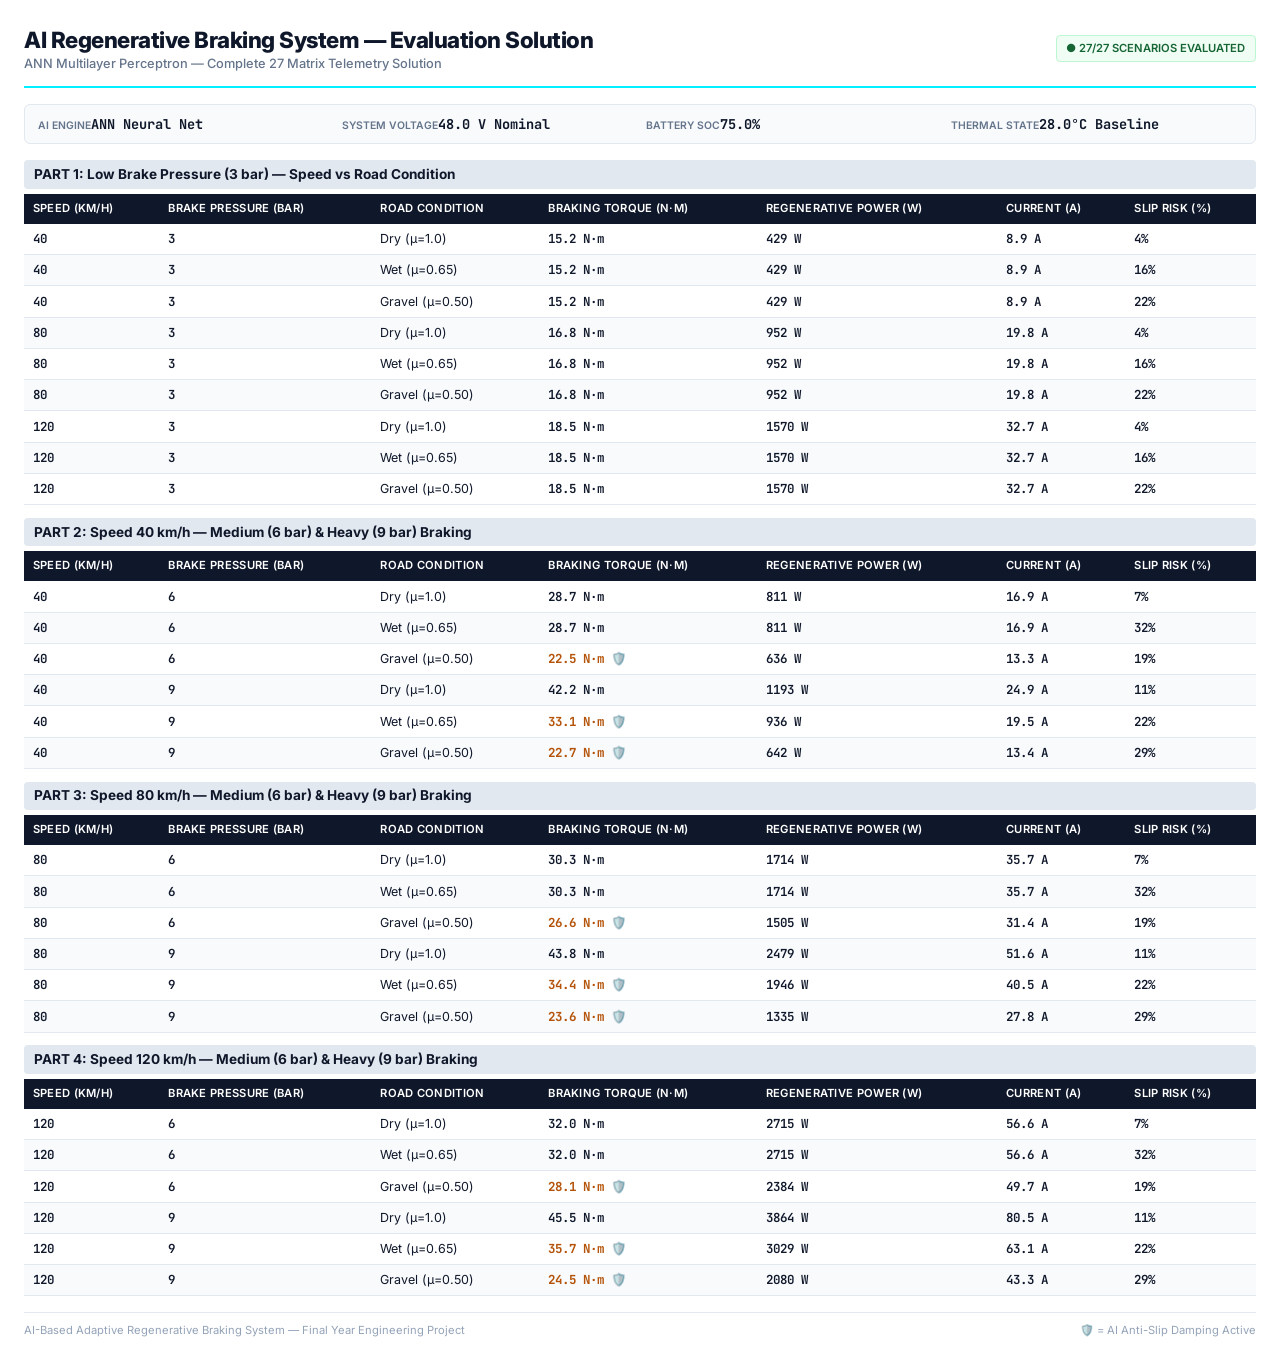
<file: AI_Model_Complete_Solution.html>
<!DOCTYPE html>
<html lang="en">
<head>
    <meta charset="UTF-8">
    <meta name="viewport" content="width=device-width, initial-scale=1.0">
    <title>AI Regenerative Braking System — Complete 27-Scenario Solution</title>
    <style>
        @import url('https://fonts.googleapis.com/css2?family=Inter:wght@400;500;600;700;800&family=JetBrains+Mono:wght@400;600&display=swap');
        
        @page {
            size: A4 portrait;
            margin: 10mm;
        }

        * {
            box-sizing: border-box;
            margin: 0;
            padding: 0;
        }

        body {
            font-family: 'Inter', -apple-system, sans-serif;
            background: #ffffff;
            color: #0f172a;
            padding: 1.5rem;
            line-height: 1.4;
            font-size: 11px;
        }

        .header {
            display: flex;
            justify-content: space-between;
            align-items: center;
            border-bottom: 2px solid #00f0ff;
            padding-bottom: 0.8rem;
            margin-bottom: 1rem;
        }

        .header-title h1 {
            font-size: 1.4rem;
            font-weight: 800;
            color: #0f172a;
            letter-spacing: -0.5px;
        }

        .header-title p {
            font-size: 0.8rem;
            color: #64748b;
            font-weight: 500;
        }

        .badge-system {
            background: #f0fdf4;
            border: 1px solid #bbf7d0;
            color: #166534;
            padding: 0.3rem 0.6rem;
            border-radius: 4px;
            font-size: 0.7rem;
            font-weight: 600;
        }

        .meta-grid {
            display: grid;
            grid-template-columns: repeat(4, 1fr);
            gap: 0.8rem;
            margin-bottom: 1rem;
            background: #f8fafc;
            padding: 0.6rem 0.8rem;
            border-radius: 6px;
            border: 1px solid #e2e8f0;
        }

        .meta-label {
            font-size: 0.65rem;
            color: #64748b;
            text-transform: uppercase;
            font-weight: 600;
        }

        .meta-value {
            font-size: 0.85rem;
            font-weight: 700;
            color: #0f172a;
            font-family: 'JetBrains Mono', monospace;
        }

        .table-section-header {
            font-size: 0.85rem;
            font-weight: 700;
            color: #0f172a;
            background: #e2e8f0;
            padding: 0.3rem 0.6rem;
            margin-top: 0.8rem;
            margin-bottom: 0.3rem;
            border-radius: 4px;
        }

        table {
            width: 100%;
            border-collapse: collapse;
            margin-bottom: 0.8rem;
        }

        th {
            background: #0f172a;
            color: #ffffff;
            font-weight: 600;
            text-align: left;
            padding: 0.45rem 0.55rem;
            font-size: 0.7rem;
            text-transform: uppercase;
            letter-spacing: 0.3px;
        }

        td {
            padding: 0.4rem 0.55rem;
            border-bottom: 1px solid #e2e8f0;
            font-size: 0.78rem;
        }

        tr:nth-child(even) {
            background: #f8fafc;
        }

        .mono {
            font-family: 'JetBrains Mono', monospace;
            font-weight: 600;
        }

        .damped {
            color: #b45309;
            font-weight: 700;
        }

        .footer {
            margin-top: 1rem;
            padding-top: 0.6rem;
            border-top: 1px solid #e2e8f0;
            display: flex;
            justify-content: space-between;
            font-size: 0.7rem;
            color: #94a3b8;
        }
    </style>
</head>
<body>

    <div class="header">
        <div class="header-title">
            <h1>AI Regenerative Braking System — Evaluation Solution</h1>
            <p>ANN Multilayer Perceptron — Complete 27 Matrix Telemetry Solution</p>
        </div>
        <div class="badge-system">
            ● 27/27 SCENARIOS EVALUATED
        </div>
    </div>

    <div class="meta-grid">
        <div class="meta-item"><span class="meta-label">AI Engine</span><span class="meta-value">ANN Neural Net</span></div>
        <div class="meta-item"><span class="meta-label">System Voltage</span><span class="meta-value">48.0 V Nominal</span></div>
        <div class="meta-item"><span class="meta-label">Battery SOC</span><span class="meta-value">75.0%</span></div>
        <div class="meta-item"><span class="meta-label">Thermal State</span><span class="meta-value">28.0°C Baseline</span></div>
    </div>

    <!-- ── TABLE BLOCK 1: 3 BAR PRESSURES ── -->
    <div class="table-section-header">PART 1: Low Brake Pressure (3 bar) — Speed vs Road Condition</div>
    <table>
        <thead>
            <tr>
                <th>Speed (km/h)</th>
                <th>Brake Pressure (bar)</th>
                <th>Road Condition</th>
                <th>Braking Torque (N·m)</th>
                <th>Regenerative Power (W)</th>
                <th>Current (A)</th>
                <th>Slip Risk (%)</th>
            </tr>
        </thead>
        <tbody>
            <tr><td class="mono">40</td><td class="mono">3</td><td>Dry (&mu;=1.0)</td><td class="mono">15.2 N·m</td><td class="mono">429 W</td><td class="mono">8.9 A</td><td class="mono">4%</td></tr>
            <tr><td class="mono">40</td><td class="mono">3</td><td>Wet (&mu;=0.65)</td><td class="mono">15.2 N·m</td><td class="mono">429 W</td><td class="mono">8.9 A</td><td class="mono">16%</td></tr>
            <tr><td class="mono">40</td><td class="mono">3</td><td>Gravel (&mu;=0.50)</td><td class="mono">15.2 N·m</td><td class="mono">429 W</td><td class="mono">8.9 A</td><td class="mono">22%</td></tr>
            <tr><td class="mono">80</td><td class="mono">3</td><td>Dry (&mu;=1.0)</td><td class="mono">16.8 N·m</td><td class="mono">952 W</td><td class="mono">19.8 A</td><td class="mono">4%</td></tr>
            <tr><td class="mono">80</td><td class="mono">3</td><td>Wet (&mu;=0.65)</td><td class="mono">16.8 N·m</td><td class="mono">952 W</td><td class="mono">19.8 A</td><td class="mono">16%</td></tr>
            <tr><td class="mono">80</td><td class="mono">3</td><td>Gravel (&mu;=0.50)</td><td class="mono">16.8 N·m</td><td class="mono">952 W</td><td class="mono">19.8 A</td><td class="mono">22%</td></tr>
            <tr><td class="mono">120</td><td class="mono">3</td><td>Dry (&mu;=1.0)</td><td class="mono">18.5 N·m</td><td class="mono">1570 W</td><td class="mono">32.7 A</td><td class="mono">4%</td></tr>
            <tr><td class="mono">120</td><td class="mono">3</td><td>Wet (&mu;=0.65)</td><td class="mono">18.5 N·m</td><td class="mono">1570 W</td><td class="mono">32.7 A</td><td class="mono">16%</td></tr>
            <tr><td class="mono">120</td><td class="mono">3</td><td>Gravel (&mu;=0.50)</td><td class="mono">18.5 N·m</td><td class="mono">1570 W</td><td class="mono">32.7 A</td><td class="mono">22%</td></tr>
        </tbody>
    </table>

    <!-- ── TABLE BLOCK 2: SPEED 40 KM/H ── -->
    <div class="table-section-header">PART 2: Speed 40 km/h — Medium (6 bar) & Heavy (9 bar) Braking</div>
    <table>
        <thead>
            <tr>
                <th>Speed (km/h)</th>
                <th>Brake Pressure (bar)</th>
                <th>Road Condition</th>
                <th>Braking Torque (N·m)</th>
                <th>Regenerative Power (W)</th>
                <th>Current (A)</th>
                <th>Slip Risk (%)</th>
            </tr>
        </thead>
        <tbody>
            <tr><td class="mono">40</td><td class="mono">6</td><td>Dry (&mu;=1.0)</td><td class="mono">28.7 N·m</td><td class="mono">811 W</td><td class="mono">16.9 A</td><td class="mono">7%</td></tr>
            <tr><td class="mono">40</td><td class="mono">6</td><td>Wet (&mu;=0.65)</td><td class="mono">28.7 N·m</td><td class="mono">811 W</td><td class="mono">16.9 A</td><td class="mono">32%</td></tr>
            <tr><td class="mono">40</td><td class="mono">6</td><td>Gravel (&mu;=0.50)</td><td class="mono damped">22.5 N·m 🛡️</td><td class="mono">636 W</td><td class="mono">13.3 A</td><td class="mono">19%</td></tr>
            <tr><td class="mono">40</td><td class="mono">9</td><td>Dry (&mu;=1.0)</td><td class="mono">42.2 N·m</td><td class="mono">1193 W</td><td class="mono">24.9 A</td><td class="mono">11%</td></tr>
            <tr><td class="mono">40</td><td class="mono">9</td><td>Wet (&mu;=0.65)</td><td class="mono damped">33.1 N·m 🛡️</td><td class="mono">936 W</td><td class="mono">19.5 A</td><td class="mono">22%</td></tr>
            <tr><td class="mono">40</td><td class="mono">9</td><td>Gravel (&mu;=0.50)</td><td class="mono damped">22.7 N·m 🛡️</td><td class="mono">642 W</td><td class="mono">13.4 A</td><td class="mono">29%</td></tr>
        </tbody>
    </table>

    <!-- ── TABLE BLOCK 3: SPEED 80 KM/H ── -->
    <div class="table-section-header">PART 3: Speed 80 km/h — Medium (6 bar) & Heavy (9 bar) Braking</div>
    <table>
        <thead>
            <tr>
                <th>Speed (km/h)</th>
                <th>Brake Pressure (bar)</th>
                <th>Road Condition</th>
                <th>Braking Torque (N·m)</th>
                <th>Regenerative Power (W)</th>
                <th>Current (A)</th>
                <th>Slip Risk (%)</th>
            </tr>
        </thead>
        <tbody>
            <tr><td class="mono">80</td><td class="mono">6</td><td>Dry (&mu;=1.0)</td><td class="mono">30.3 N·m</td><td class="mono">1714 W</td><td class="mono">35.7 A</td><td class="mono">7%</td></tr>
            <tr><td class="mono">80</td><td class="mono">6</td><td>Wet (&mu;=0.65)</td><td class="mono">30.3 N·m</td><td class="mono">1714 W</td><td class="mono">35.7 A</td><td class="mono">32%</td></tr>
            <tr><td class="mono">80</td><td class="mono">6</td><td>Gravel (&mu;=0.50)</td><td class="mono damped">26.6 N·m 🛡️</td><td class="mono">1505 W</td><td class="mono">31.4 A</td><td class="mono">19%</td></tr>
            <tr><td class="mono">80</td><td class="mono">9</td><td>Dry (&mu;=1.0)</td><td class="mono">43.8 N·m</td><td class="mono">2479 W</td><td class="mono">51.6 A</td><td class="mono">11%</td></tr>
            <tr><td class="mono">80</td><td class="mono">9</td><td>Wet (&mu;=0.65)</td><td class="mono damped">34.4 N·m 🛡️</td><td class="mono">1946 W</td><td class="mono">40.5 A</td><td class="mono">22%</td></tr>
            <tr><td class="mono">80</td><td class="mono">9</td><td>Gravel (&mu;=0.50)</td><td class="mono damped">23.6 N·m 🛡️</td><td class="mono">1335 W</td><td class="mono">27.8 A</td><td class="mono">29%</td></tr>
        </tbody>
    </table>

    <!-- ── TABLE BLOCK 4: SPEED 120 KM/H ── -->
    <div class="table-section-header">PART 4: Speed 120 km/h — Medium (6 bar) & Heavy (9 bar) Braking</div>
    <table>
        <thead>
            <tr>
                <th>Speed (km/h)</th>
                <th>Brake Pressure (bar)</th>
                <th>Road Condition</th>
                <th>Braking Torque (N·m)</th>
                <th>Regenerative Power (W)</th>
                <th>Current (A)</th>
                <th>Slip Risk (%)</th>
            </tr>
        </thead>
        <tbody>
            <tr><td class="mono">120</td><td class="mono">6</td><td>Dry (&mu;=1.0)</td><td class="mono">32.0 N·m</td><td class="mono">2715 W</td><td class="mono">56.6 A</td><td class="mono">7%</td></tr>
            <tr><td class="mono">120</td><td class="mono">6</td><td>Wet (&mu;=0.65)</td><td class="mono">32.0 N·m</td><td class="mono">2715 W</td><td class="mono">56.6 A</td><td class="mono">32%</td></tr>
            <tr><td class="mono">120</td><td class="mono">6</td><td>Gravel (&mu;=0.50)</td><td class="mono damped">28.1 N·m 🛡️</td><td class="mono">2384 W</td><td class="mono">49.7 A</td><td class="mono">19%</td></tr>
            <tr><td class="mono">120</td><td class="mono">9</td><td>Dry (&mu;=1.0)</td><td class="mono">45.5 N·m</td><td class="mono">3864 W</td><td class="mono">80.5 A</td><td class="mono">11%</td></tr>
            <tr><td class="mono">120</td><td class="mono">9</td><td>Wet (&mu;=0.65)</td><td class="mono damped">35.7 N·m 🛡️</td><td class="mono">3029 W</td><td class="mono">63.1 A</td><td class="mono">22%</td></tr>
            <tr><td class="mono">120</td><td class="mono">9</td><td>Gravel (&mu;=0.50)</td><td class="mono damped">24.5 N·m 🛡️</td><td class="mono">2080 W</td><td class="mono">43.3 A</td><td class="mono">29%</td></tr>
        </tbody>
    </table>

    <div class="footer">
        <span>AI-Based Adaptive Regenerative Braking System — Final Year Engineering Project</span>
        <span>🛡️ = AI Anti-Slip Damping Active</span>
    </div>

</body>
</html>
</file>
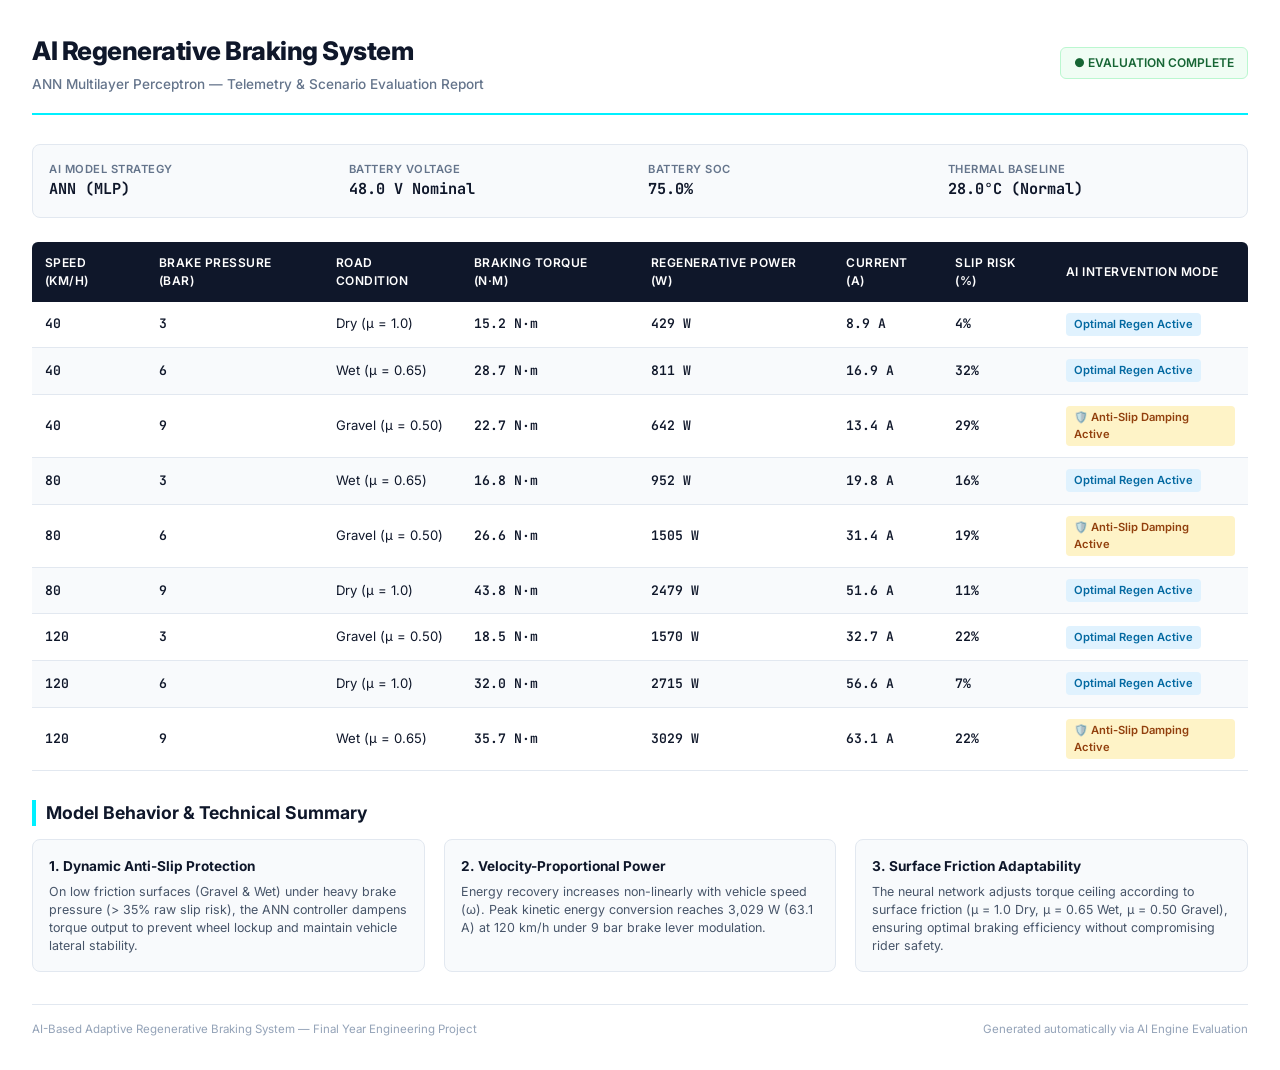
<file: AI_Model_Evaluation_Report.html>
<!DOCTYPE html>
<html lang="en">
<head>
    <meta charset="UTF-8">
    <meta name="viewport" content="width=device-width, initial-scale=1.0">
    <title>AI Regenerative Braking System — Evaluation Report</title>
    <style>
        @import url('https://fonts.googleapis.com/css2?family=Inter:wght@300;400;500;600;700;800&family=JetBrains+Mono:wght@400;600&display=swap');
        
        @page {
            size: A4 landscape;
            margin: 15mm;
        }

        * {
            box-sizing: border-box;
            margin: 0;
            padding: 0;
        }

        body {
            font-family: 'Inter', -apple-system, sans-serif;
            background: #ffffff;
            color: #0f172a;
            padding: 2rem;
            line-height: 1.5;
        }

        .header {
            display: flex;
            justify-content: space-between;
            align-items: center;
            border-bottom: 2px solid #00f0ff;
            padding-bottom: 1.2rem;
            margin-bottom: 1.8rem;
        }

        .header-title h1 {
            font-size: 1.6rem;
            font-weight: 800;
            color: #0f172a;
            letter-spacing: -0.5px;
        }

        .header-title p {
            font-size: 0.85rem;
            color: #64748b;
            font-weight: 500;
            margin-top: 0.2rem;
        }

        .badge-system {
            background: #f0fdf4;
            border: 1px solid #bbf7d0;
            color: #166534;
            padding: 0.4rem 0.8rem;
            border-radius: 6px;
            font-size: 0.75rem;
            font-weight: 600;
        }

        .meta-grid {
            display: grid;
            grid-template-columns: repeat(4, 1fr);
            gap: 1rem;
            margin-bottom: 1.5rem;
            background: #f8fafc;
            padding: 1rem;
            border-radius: 8px;
            border: 1px solid #e2e8f0;
        }

        .meta-item {
            display: flex;
            flex-direction: column;
        }

        .meta-label {
            font-size: 0.7rem;
            color: #64748b;
            text-transform: uppercase;
            letter-spacing: 0.5px;
            font-weight: 600;
        }

        .meta-value {
            font-size: 0.95rem;
            font-weight: 700;
            color: #0f172a;
            font-family: 'JetBrains Mono', monospace;
        }

        table {
            width: 100%;
            border-collapse: collapse;
            margin-bottom: 1.8rem;
            font-size: 0.82rem;
        }

        th {
            background: #0f172a;
            color: #ffffff;
            font-weight: 600;
            text-align: left;
            padding: 0.75rem 0.8rem;
            font-size: 0.75rem;
            text-transform: uppercase;
            letter-spacing: 0.5px;
        }

        th:first-child { border-top-left-radius: 6px; }
        th:last-child { border-top-right-radius: 6px; }

        td {
            padding: 0.7rem 0.8rem;
            border-bottom: 1px solid #e2e8f0;
        }

        tr:nth-child(even) {
            background: #f8fafc;
        }

        .mono {
            font-family: 'JetBrains Mono', monospace;
            font-weight: 600;
        }

        .badge {
            display: inline-block;
            padding: 0.2rem 0.5rem;
            border-radius: 4px;
            font-size: 0.7rem;
            font-weight: 600;
        }

        .badge-optimal {
            background: #e0f2fe;
            color: #0369a1;
        }

        .badge-damped {
            background: #fef3c7;
            color: #92400e;
        }

        .section-title {
            font-size: 1.1rem;
            font-weight: 700;
            color: #0f172a;
            margin-bottom: 0.8rem;
            border-left: 4px solid #00f0ff;
            padding-left: 0.6rem;
        }

        .analysis-grid {
            display: grid;
            grid-template-columns: repeat(3, 1fr);
            gap: 1.2rem;
        }

        .analysis-card {
            background: #f8fafc;
            border: 1px solid #e2e8f0;
            border-radius: 8px;
            padding: 1rem;
        }

        .analysis-card h4 {
            font-size: 0.85rem;
            font-weight: 700;
            color: #0f172a;
            margin-bottom: 0.4rem;
        }

        .analysis-card p {
            font-size: 0.78rem;
            color: #475569;
            line-height: 1.45;
        }

        .footer {
            margin-top: 2rem;
            padding-top: 1rem;
            border-top: 1px solid #e2e8f0;
            display: flex;
            justify-content: space-between;
            font-size: 0.72rem;
            color: #94a3b8;
        }
    </style>
</head>
<body>

    <div class="header">
        <div class="header-title">
            <h1>AI Regenerative Braking System</h1>
            <p>ANN Multilayer Perceptron — Telemetry & Scenario Evaluation Report</p>
        </div>
        <div class="badge-system">
            ● EVALUATION COMPLETE
        </div>
    </div>

    <div class="meta-grid">
        <div class="meta-item">
            <span class="meta-label">AI Model Strategy</span>
            <span class="meta-value">ANN (MLP)</span>
        </div>
        <div class="meta-item">
            <span class="meta-label">Battery Voltage</span>
            <span class="meta-value">48.0 V Nominal</span>
        </div>
        <div class="meta-item">
            <span class="meta-label">Battery SOC</span>
            <span class="meta-value">75.0%</span>
        </div>
        <div class="meta-item">
            <span class="meta-label">Thermal Baseline</span>
            <span class="meta-value">28.0°C (Normal)</span>
        </div>
    </div>

    <table>
        <thead>
            <tr>
                <th>Speed (km/h)</th>
                <th>Brake Pressure (bar)</th>
                <th>Road Condition</th>
                <th>Braking Torque (N·m)</th>
                <th>Regenerative Power (W)</th>
                <th>Current (A)</th>
                <th>Slip Risk (%)</th>
                <th>AI Intervention Mode</th>
            </tr>
        </thead>
        <tbody>
            <tr>
                <td class="mono">40</td>
                <td class="mono">3</td>
                <td>Dry (&mu; = 1.0)</td>
                <td class="mono">15.2 N·m</td>
                <td class="mono">429 W</td>
                <td class="mono">8.9 A</td>
                <td class="mono">4%</td>
                <td><span class="badge badge-optimal">Optimal Regen Active</span></td>
            </tr>
            <tr>
                <td class="mono">40</td>
                <td class="mono">6</td>
                <td>Wet (&mu; = 0.65)</td>
                <td class="mono">28.7 N·m</td>
                <td class="mono">811 W</td>
                <td class="mono">16.9 A</td>
                <td class="mono">32%</td>
                <td><span class="badge badge-optimal">Optimal Regen Active</span></td>
            </tr>
            <tr>
                <td class="mono">40</td>
                <td class="mono">9</td>
                <td>Gravel (&mu; = 0.50)</td>
                <td class="mono">22.7 N·m</td>
                <td class="mono">642 W</td>
                <td class="mono">13.4 A</td>
                <td class="mono">29%</td>
                <td><span class="badge badge-damped">🛡️ Anti-Slip Damping Active</span></td>
            </tr>
            <tr>
                <td class="mono">80</td>
                <td class="mono">3</td>
                <td>Wet (&mu; = 0.65)</td>
                <td class="mono">16.8 N·m</td>
                <td class="mono">952 W</td>
                <td class="mono">19.8 A</td>
                <td class="mono">16%</td>
                <td><span class="badge badge-optimal">Optimal Regen Active</span></td>
            </tr>
            <tr>
                <td class="mono">80</td>
                <td class="mono">6</td>
                <td>Gravel (&mu; = 0.50)</td>
                <td class="mono">26.6 N·m</td>
                <td class="mono">1505 W</td>
                <td class="mono">31.4 A</td>
                <td class="mono">19%</td>
                <td><span class="badge badge-damped">🛡️ Anti-Slip Damping Active</span></td>
            </tr>
            <tr>
                <td class="mono">80</td>
                <td class="mono">9</td>
                <td>Dry (&mu; = 1.0)</td>
                <td class="mono">43.8 N·m</td>
                <td class="mono">2479 W</td>
                <td class="mono">51.6 A</td>
                <td class="mono">11%</td>
                <td><span class="badge badge-optimal">Optimal Regen Active</span></td>
            </tr>
            <tr>
                <td class="mono">120</td>
                <td class="mono">3</td>
                <td>Gravel (&mu; = 0.50)</td>
                <td class="mono">18.5 N·m</td>
                <td class="mono">1570 W</td>
                <td class="mono">32.7 A</td>
                <td class="mono">22%</td>
                <td><span class="badge badge-optimal">Optimal Regen Active</span></td>
            </tr>
            <tr>
                <td class="mono">120</td>
                <td class="mono">6</td>
                <td>Dry (&mu; = 1.0)</td>
                <td class="mono">32.0 N·m</td>
                <td class="mono">2715 W</td>
                <td class="mono">56.6 A</td>
                <td class="mono">7%</td>
                <td><span class="badge badge-optimal">Optimal Regen Active</span></td>
            </tr>
            <tr>
                <td class="mono">120</td>
                <td class="mono">9</td>
                <td>Wet (&mu; = 0.65)</td>
                <td class="mono">35.7 N·m</td>
                <td class="mono">3029 W</td>
                <td class="mono">63.1 A</td>
                <td class="mono">22%</td>
                <td><span class="badge badge-damped">🛡️ Anti-Slip Damping Active</span></td>
            </tr>
        </tbody>
    </table>

    <div class="section-title">Model Behavior & Technical Summary</div>
    <div class="analysis-grid">
        <div class="analysis-card">
            <h4>1. Dynamic Anti-Slip Protection</h4>
            <p>On low friction surfaces (Gravel & Wet) under heavy brake pressure (&gt; 35% raw slip risk), the ANN controller dampens torque output to prevent wheel lockup and maintain vehicle lateral stability.</p>
        </div>
        <div class="analysis-card">
            <h4>2. Velocity-Proportional Power</h4>
            <p>Energy recovery increases non-linearly with vehicle speed (&omega;). Peak kinetic energy conversion reaches 3,029 W (63.1 A) at 120 km/h under 9 bar brake lever modulation.</p>
        </div>
        <div class="analysis-card">
            <h4>3. Surface Friction Adaptability</h4>
            <p>The neural network adjusts torque ceiling according to surface friction (&mu; = 1.0 Dry, &mu; = 0.65 Wet, &mu; = 0.50 Gravel), ensuring optimal braking efficiency without compromising rider safety.</p>
        </div>
    </div>

    <div class="footer">
        <span>AI-Based Adaptive Regenerative Braking System — Final Year Engineering Project</span>
        <span>Generated automatically via AI Engine Evaluation</span>
    </div>

</body>
</html>
</file>
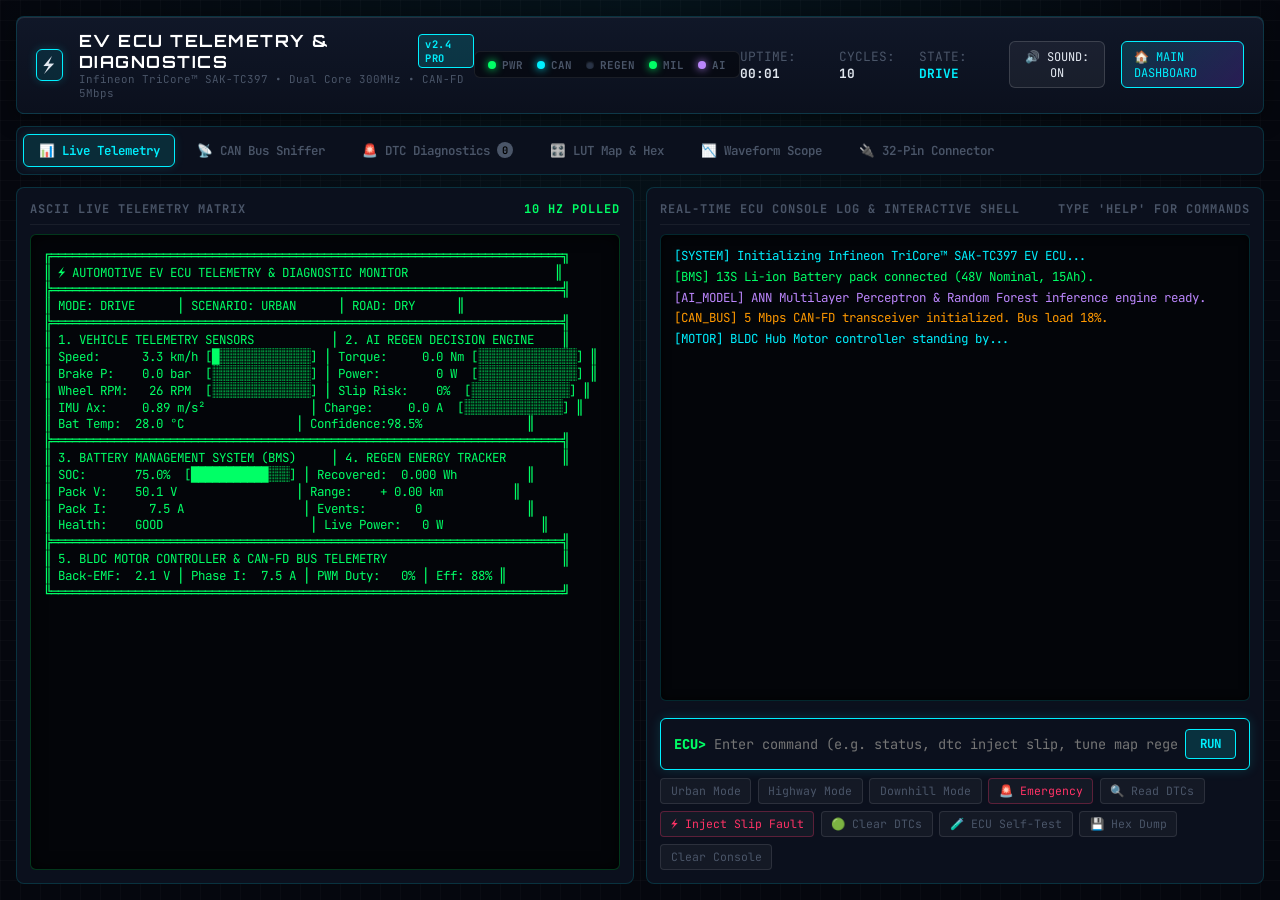
<file: terminal.html>
<!DOCTYPE html>
<html lang="en">
<head>
    <meta charset="UTF-8">
    <meta name="viewport" content="width=device-width, initial-scale=1.0">
    <title>Automotive EV ECU Terminal & Diagnostics — AI Regenerative Braking System</title>
    <link rel="preconnect" href="https://fonts.googleapis.com">
    <link rel="preconnect" href="https://fonts.gstatic.com" crossorigin>
    <link href="https://fonts.googleapis.com/css2?family=JetBrains+Mono:ital,wght@0,400;0,500;0,700;0,800;1,400&family=Orbitron:wght@600;800;900&display=swap" rel="stylesheet">
    <style>
        :root {
            --term-bg: #05070e;
            --term-card: #0b101d;
            --term-card-border: rgba(0, 240, 255, 0.15);
            --term-green: #00ff66;
            --term-cyan: #00f0ff;
            --term-yellow: #ffcc00;
            --term-red: #ff3366;
            --term-purple: #bb86fc;
            --term-orange: #ff9900;
            --term-dim: #4a5568;
            --term-text: #e2e8f0;
            --font-mono: 'JetBrains Mono', monospace;
            --font-head: 'Orbitron', sans-serif;
        }

        * { box-sizing: border-box; margin: 0; padding: 0; }

        body {
            background-color: var(--term-bg);
            background-image: 
                radial-gradient(circle at 50% 0%, rgba(0, 240, 255, 0.05) 0%, transparent 60%),
                linear-gradient(rgba(255, 255, 255, 0.02) 1px, transparent 1px),
                linear-gradient(90deg, rgba(255, 255, 255, 0.02) 1px, transparent 1px);
            background-size: 100% 100%, 20px 20px, 20px 20px;
            color: var(--term-text);
            font-family: var(--font-mono);
            min-height: 100vh;
            padding: 1rem;
            display: flex;
            flex-direction: column;
            gap: 0.8rem;
        }

        /* Top ECU Hardware Bezel Header */
        header {
            display: flex;
            justify-content: space-between;
            align-items: center;
            background: linear-gradient(180deg, #101728 0%, #0b101d 100%);
            border: 1px solid var(--term-card-border);
            padding: 0.8rem 1.2rem;
            border-radius: 8px;
            box-shadow: 0 4px 20px rgba(0, 0, 0, 0.5), inset 0 1px 0 rgba(255, 255, 255, 0.1);
        }

        .title-group {
            display: flex;
            align-items: center;
            gap: 1rem;
        }

        .ecu-chip-icon {
            width: 32px;
            height: 32px;
            background: rgba(0, 240, 255, 0.1);
            border: 1px solid var(--term-cyan);
            border-radius: 6px;
            display: flex;
            align-items: center;
            justify-content: center;
            font-size: 1.2rem;
            box-shadow: 0 0 10px rgba(0, 240, 255, 0.2);
        }

        h1 {
            font-family: var(--font-head);
            font-size: 1.05rem;
            color: #fff;
            letter-spacing: 1.5px;
            display: flex;
            align-items: center;
            gap: 0.6rem;
        }

        h1 span.tag {
            font-family: var(--font-mono);
            font-size: 0.65rem;
            background: rgba(0, 240, 255, 0.15);
            color: var(--term-cyan);
            border: 1px solid var(--term-cyan);
            padding: 2px 6px;
            border-radius: 4px;
            letter-spacing: 0.5px;
        }

        /* Diagnostic Status LEDs */
        .led-cluster {
            display: flex;
            align-items: center;
            gap: 0.9rem;
            background: rgba(4, 6, 11, 0.6);
            border: 1px solid rgba(255, 255, 255, 0.08);
            padding: 0.35rem 0.8rem;
            border-radius: 6px;
        }

        .led-item {
            display: flex;
            align-items: center;
            gap: 0.35rem;
            font-size: 0.68rem;
            color: var(--term-dim);
            font-weight: 700;
        }

        .led-dot {
            width: 8px;
            height: 8px;
            border-radius: 50%;
            background: #2a3447;
            box-shadow: inset 0 1px 2px rgba(0,0,0,0.8);
            transition: all 0.2s ease;
        }

        .led-dot.green { background: var(--term-green); box-shadow: 0 0 8px var(--term-green); }
        .led-dot.cyan { background: var(--term-cyan); box-shadow: 0 0 8px var(--term-cyan); }
        .led-dot.yellow { background: var(--term-yellow); box-shadow: 0 0 8px var(--term-yellow); }
        .led-dot.red { background: var(--term-red); box-shadow: 0 0 8px var(--term-red); }
        .led-dot.purple { background: var(--term-purple); box-shadow: 0 0 8px var(--term-purple); }
        .led-dot.pulse { animation: ledPulse 1s infinite alternate; }

        @keyframes ledPulse { 0% { opacity: 0.4; } 100% { opacity: 1.0; } }

        .header-controls {
            display: flex;
            align-items: center;
            gap: 1rem;
        }

        .header-stats {
            display: flex;
            gap: 1.2rem;
            font-size: 0.8rem;
            color: var(--term-dim);
        }

        .header-stats span strong {
            color: var(--term-text);
        }

        .btn-header {
            background: rgba(255, 255, 255, 0.05);
            border: 1px solid rgba(255, 255, 255, 0.15);
            color: var(--term-text);
            padding: 0.4rem 0.8rem;
            border-radius: 6px;
            font-family: var(--font-mono);
            font-size: 0.75rem;
            cursor: pointer;
            text-decoration: none;
            display: inline-flex;
            align-items: center;
            gap: 0.4rem;
            transition: all 0.2s ease;
        }

        .btn-header:hover {
            border-color: var(--term-cyan);
            color: var(--term-cyan);
            background: rgba(0, 240, 255, 0.1);
        }

        .btn-nav-home {
            background: linear-gradient(135deg, rgba(0, 240, 255, 0.15), rgba(124, 58, 237, 0.25));
            border-color: var(--term-cyan);
            color: var(--term-cyan);
        }

        .btn-nav-home:hover {
            background: var(--term-cyan);
            color: #000;
        }

        /* ECU Tab Navigation Bar */
        .ecu-tabs {
            display: flex;
            gap: 0.4rem;
            background: var(--term-card);
            border: 1px solid var(--term-card-border);
            padding: 0.4rem;
            border-radius: 8px;
            overflow-x: auto;
        }

        .tab-btn {
            background: transparent;
            border: 1px solid transparent;
            color: var(--term-dim);
            padding: 0.45rem 0.9rem;
            border-radius: 6px;
            cursor: pointer;
            font-family: var(--font-mono);
            font-size: 0.78rem;
            font-weight: 600;
            display: flex;
            align-items: center;
            gap: 0.4rem;
            white-space: nowrap;
            transition: all 0.2s ease;
        }

        .tab-btn:hover {
            color: var(--term-text);
            background: rgba(255, 255, 255, 0.03);
        }

        .tab-btn.active {
            background: rgba(0, 240, 255, 0.12);
            border-color: var(--term-cyan);
            color: var(--term-cyan);
            box-shadow: 0 0 10px rgba(0, 240, 255, 0.15);
        }

        /* Main Workspace Grid */
        .terminal-grid {
            display: grid;
            grid-template-columns: 1fr 1fr;
            gap: 0.8rem;
            flex: 1;
            min-height: 0;
        }

        .term-panel {
            background: var(--term-card);
            border: 1px solid var(--term-card-border);
            border-radius: 8px;
            padding: 0.8rem;
            display: flex;
            flex-direction: column;
            gap: 0.6rem;
            overflow: hidden;
            position: relative;
        }

        .term-header {
            font-size: 0.75rem;
            color: var(--term-dim);
            text-transform: uppercase;
            letter-spacing: 1px;
            padding-bottom: 0.4rem;
            border-bottom: 1px solid rgba(255, 255, 255, 0.06);
            display: flex;
            justify-content: space-between;
            align-items: center;
            font-weight: 700;
        }

        .tab-view {
            display: none;
            flex-direction: column;
            flex: 1;
            min-height: 0;
            gap: 0.6rem;
        }

        .tab-view.active {
            display: flex;
        }

        /* ASCII Screen Buffer */
        .ascii-buffer {
            font-size: 0.78rem;
            line-height: 1.35;
            white-space: pre;
            color: var(--term-green);
            background: #030509;
            padding: 0.8rem;
            border-radius: 6px;
            border: 1px solid rgba(0, 255, 102, 0.2);
            flex: 1;
            overflow: auto;
            box-shadow: inset 0 0 15px rgba(0, 0, 0, 0.8);
        }

        /* CAN Bus Sniffer Stream */
        .can-table-container {
            flex: 1;
            background: #030509;
            border: 1px solid rgba(0, 240, 255, 0.2);
            border-radius: 6px;
            overflow-y: auto;
            padding: 0.5rem;
            font-size: 0.75rem;
        }

        .can-table {
            width: 100%;
            border-collapse: collapse;
        }

        .can-table th {
            text-align: left;
            color: var(--term-cyan);
            border-bottom: 1px solid rgba(0, 240, 255, 0.2);
            padding: 0.3rem 0.5rem;
            font-size: 0.7rem;
        }

        .can-table td {
            padding: 0.25rem 0.5rem;
            border-bottom: 1px solid rgba(255, 255, 255, 0.03);
            font-family: var(--font-mono);
        }

        .can-id { color: var(--term-purple); font-weight: 700; }
        .can-dlc { color: var(--term-yellow); }
        .can-data { color: var(--term-green); letter-spacing: 1px; }

        /* DTC Diagnostics Panel */
        .dtc-container {
            display: flex;
            flex-direction: column;
            gap: 0.6rem;
            flex: 1;
            overflow-y: auto;
        }

        .dtc-banner {
            padding: 0.6rem 0.8rem;
            border-radius: 6px;
            display: flex;
            align-items: center;
            justify-content: space-between;
            font-size: 0.8rem;
            font-weight: 700;
        }

        .dtc-banner.clean {
            background: rgba(0, 255, 102, 0.1);
            border: 1px solid var(--term-green);
            color: var(--term-green);
        }

        .dtc-banner.active-fault {
            background: rgba(255, 51, 102, 0.15);
            border: 1px solid var(--term-red);
            color: var(--term-red);
            animation: pulseBanner 1.5s infinite alternate;
        }

        @keyframes pulseBanner { 0% { opacity: 0.8; } 100% { opacity: 1.0; box-shadow: 0 0 12px rgba(255,51,102,0.3); } }

        .dtc-card-list {
            display: flex;
            flex-direction: column;
            gap: 0.4rem;
        }

        .dtc-card {
            background: #030509;
            border: 1px solid rgba(255, 255, 255, 0.08);
            border-left: 4px solid var(--term-red);
            padding: 0.6rem 0.8rem;
            border-radius: 4px;
            display: flex;
            justify-content: space-between;
            align-items: center;
            font-size: 0.78rem;
        }

        .dtc-code { color: var(--term-red); font-weight: 800; font-size: 0.85rem; }
        .dtc-desc { color: var(--term-text); flex: 1; margin: 0 0.8rem; }
        .dtc-status { color: var(--term-yellow); font-size: 0.7rem; font-weight: 700; }

        .dtc-actions {
            display: flex;
            flex-wrap: wrap;
            gap: 0.4rem;
            margin-top: auto;
            padding-top: 0.4rem;
            border-top: 1px solid rgba(255,255,255,0.06);
        }

        /* Map & Hex Panel */
        .hex-grid {
            display: flex;
            flex-direction: column;
            gap: 0.6rem;
            flex: 1;
            overflow-y: auto;
        }

        .lut-table {
            width: 100%;
            border-collapse: collapse;
            font-size: 0.7rem;
            background: #030509;
            border: 1px solid rgba(0, 240, 255, 0.15);
            border-radius: 6px;
        }

        .lut-table th, .lut-table td {
            padding: 0.3rem;
            text-align: center;
            border: 1px solid rgba(255, 255, 255, 0.05);
        }

        .lut-table th { color: var(--term-cyan); background: rgba(0,240,255,0.05); }
        .lut-table td.active-cell { background: rgba(0, 255, 102, 0.25); color: var(--term-green); font-weight: bold; }

        .hex-viewer {
            font-size: 0.72rem;
            line-height: 1.35;
            background: #030509;
            border: 1px solid rgba(0, 240, 255, 0.15);
            border-radius: 6px;
            padding: 0.6rem;
            color: var(--term-cyan);
            white-space: pre;
            overflow-x: auto;
        }

        /* Scope Panel */
        .scope-container {
            flex: 1;
            background: #030509;
            border: 1px solid rgba(0, 240, 255, 0.2);
            border-radius: 6px;
            position: relative;
            display: flex;
            flex-direction: column;
        }

        canvas#scopeCanvas {
            width: 100%;
            height: 100%;
            display: block;
            border-radius: 6px;
        }

        /* Hardware Pinouts Matrix */
        .pin-grid {
            display: grid;
            grid-template-columns: repeat(auto-fill, minmax(200px, 1fr));
            gap: 0.5rem;
            overflow-y: auto;
            flex: 1;
        }

        .pin-card {
            background: #030509;
            border: 1px solid rgba(255, 255, 255, 0.08);
            border-radius: 6px;
            padding: 0.5rem 0.7rem;
            display: flex;
            justify-content: space-between;
            align-items: center;
            font-size: 0.75rem;
        }

        .pin-no { color: var(--term-cyan); font-weight: 700; width: 40px; }
        .pin-name { color: var(--term-text); flex: 1; margin: 0 0.4rem; font-size: 0.7rem; }
        .pin-volt { color: var(--term-green); font-weight: 700; }

        /* Log Stream Console */
        .log-console {
            background: #030509;
            border-radius: 6px;
            border: 1px solid rgba(0, 240, 255, 0.15);
            padding: 0.8rem;
            flex: 1;
            overflow-y: auto;
            max-height: 480px;
            font-size: 0.78rem;
            display: flex;
            flex-direction: column;
            gap: 0.25rem;
            box-shadow: inset 0 0 10px rgba(0,0,0,0.8);
        }

        .log-line {
            line-height: 1.35;
            word-break: break-all;
        }

        .log-info { color: var(--term-cyan); }
        .log-warn { color: var(--term-yellow); }
        .log-alert { color: var(--term-red); }
        .log-success { color: var(--term-green); }
        .log-ai { color: var(--term-purple); }
        .log-can { color: var(--term-orange); }

        /* Interactive Command Line Prompt */
        .cmd-line {
            display: flex;
            align-items: center;
            gap: 0.5rem;
            background: var(--term-card);
            border: 1px solid var(--term-cyan);
            border-radius: 6px;
            padding: 0.6rem 0.8rem;
            box-shadow: 0 0 12px rgba(0, 240, 255, 0.15);
        }

        .prompt-symbol {
            color: var(--term-green);
            font-weight: 800;
            font-size: 0.85rem;
        }

        .cmd-input {
            background: transparent;
            border: none;
            outline: none;
            color: var(--term-text);
            font-family: var(--font-mono);
            font-size: 0.85rem;
            flex: 1;
        }

        .btn-send {
            background: rgba(0, 240, 255, 0.15);
            border: 1px solid var(--term-cyan);
            color: var(--term-cyan);
            padding: 0.35rem 0.9rem;
            border-radius: 4px;
            cursor: pointer;
            font-family: var(--font-mono);
            font-size: 0.78rem;
            font-weight: 700;
            transition: all 0.2s ease;
        }

        .btn-send:hover {
            background: var(--term-cyan);
            color: #000;
            box-shadow: 0 0 10px var(--term-cyan);
        }

        /* Quick Scenario Buttons */
        .quick-actions {
            display: flex;
            flex-wrap: wrap;
            gap: 0.4rem;
            margin-top: 0.5rem;
        }

        .q-btn {
            background: rgba(255, 255, 255, 0.04);
            border: 1px solid rgba(255, 255, 255, 0.1);
            color: var(--term-dim);
            padding: 0.3rem 0.6rem;
            border-radius: 4px;
            cursor: pointer;
            font-size: 0.72rem;
            font-family: var(--font-mono);
            transition: all 0.2s ease;
        }

        .q-btn:hover {
            border-color: var(--term-cyan);
            color: var(--term-cyan);
            background: rgba(0, 240, 255, 0.08);
        }

        .q-btn.danger {
            border-color: rgba(255, 51, 102, 0.3);
            color: var(--term-red);
        }

        .q-btn.danger:hover {
            background: rgba(255, 51, 102, 0.15);
            border-color: var(--term-red);
        }
    </style>
</head>
<body>

    <!-- Header Bezel -->
    <header>
        <div class="title-group">
            <div class="ecu-chip-icon">⚡</div>
            <div>
                <h1>EV ECU TELEMETRY & DIAGNOSTICS <span class="tag">v2.4 PRO</span></h1>
                <div style="font-size: 0.68rem; color: var(--term-dim);">Infineon TriCore™ SAK-TC397 • Dual Core 300MHz • CAN-FD 5Mbps</div>
            </div>
        </div>

        <!-- Diagnostic LEDs -->
        <div class="led-cluster">
            <div class="led-item" title="ECU Microcontroller Power OK"><div id="led-pwr" class="led-dot green"></div>PWR</div>
            <div class="led-item" title="CAN Bus Communication active"><div id="led-can" class="led-dot cyan pulse"></div>CAN</div>
            <div class="led-item" title="Regenerative Braking active"><div id="led-regen" class="led-dot"></div>REGEN</div>
            <div class="led-item" title="Diagnostic Trouble Code / MIL Indicator"><div id="led-dtc" class="led-dot green"></div>MIL</div>
            <div class="led-item" title="AI Inference Engine active"><div id="led-ai" class="led-dot purple pulse"></div>AI</div>
        </div>

        <!-- Header Stats & Links -->
        <div class="header-controls">
            <div class="header-stats">
                <span>UPTIME: <strong id="t-uptime">00:00</strong></span>
                <span>CYCLES: <strong id="t-cycles">0</strong></span>
                <span>STATE: <strong id="t-state" style="color: var(--term-cyan);">ACTIVE</strong></span>
            </div>
            <button id="btn-audio" class="btn-header">🔊 SOUND: ON</button>
            <a href="index.html" class="btn-header btn-nav-home">🏠 MAIN DASHBOARD</a>
        </div>
    </header>

    <!-- ECU Diagnostic Navigation Tabs -->
    <div class="ecu-tabs">
        <button class="tab-btn active" data-tab="tab-telemetry">📊 Live Telemetry</button>
        <button class="tab-btn" data-tab="tab-can">📡 CAN Bus Sniffer</button>
        <button class="tab-btn" data-tab="tab-dtc">🚨 DTC Diagnostics <span id="dtc-badge-count" style="background:var(--term-dim); color:#000; padding:1px 5px; border-radius:10px; font-size:0.65rem;">0</span></button>
        <button class="tab-btn" data-tab="tab-map">🎛️ LUT Map & Hex</button>
        <button class="tab-btn" data-tab="tab-scope">📉 Waveform Scope</button>
        <button class="tab-btn" data-tab="tab-pinout">🔌 32-Pin Connector</button>
    </div>

    <!-- Terminal Split Grid -->
    <div class="terminal-grid">

        <!-- Left Column: Dynamic Diagnostic Panels -->
        <div class="term-panel">

            <!-- Tab 1: ASCII Live Telemetry -->
            <div id="tab-telemetry" class="tab-view active">
                <div class="term-header">
                    <span>ASCII Live Telemetry Matrix</span>
                    <span style="color: var(--term-green);">10 Hz POLLED</span>
                </div>
                <div id="ascii-screen" class="ascii-buffer">Initializing ECU stream...</div>
            </div>

            <!-- Tab 2: CAN Bus Sniffer -->
            <div id="tab-can" class="tab-view">
                <div class="term-header">
                    <span>Real-Time CAN-FD Bus Monitor (5 Mbps)</span>
                    <span style="color: var(--term-cyan);" id="can-bus-load">BUS LOAD: 18%</span>
                </div>
                <div class="can-table-container">
                    <table class="can-table">
                        <thead>
                            <tr>
                                <th>TIME</th>
                                <th>CAN ID</th>
                                <th>DLC</th>
                                <th>DATA (HEX)</th>
                                <th>DESCRIPTION</th>
                            </tr>
                        </thead>
                        <tbody id="can-frame-body">
                            <!-- Dynamic CAN Frames -->
                        </tbody>
                    </table>
                </div>
            </div>

            <!-- Tab 3: DTC Diagnostics -->
            <div id="tab-dtc" class="tab-view">
                <div class="term-header">
                    <span>OBD-II / UDS Diagnostic Trouble Codes Scanner</span>
                    <span id="dtc-status-tag" style="color: var(--term-green);">NO ACTIVE DTCs</span>
                </div>
                <div class="dtc-container">
                    <div id="dtc-banner" class="dtc-banner clean">
                        <span>SYSTEM HEALTH: NORMAL (MIL OFF)</span>
                        <span>0 ACTIVE CODES</span>
                    </div>
                    
                    <div id="dtc-list" class="dtc-card-list">
                        <div style="color: var(--term-dim); font-size: 0.75rem; text-align: center; padding: 1.5rem;">
                            No diagnostic trouble codes detected in ECU memory.
                        </div>
                    </div>

                    <div class="dtc-actions">
                        <button class="q-btn danger" onclick="execCmd('dtc inject slip')">⚡ Inject ABS Slip (C1201)</button>
                        <button class="q-btn danger" onclick="execCmd('dtc inject overheat')">🔥 Inject Bat Temp (P0A9C)</button>
                        <button class="q-btn danger" onclick="execCmd('dtc inject bms')">🔋 Inject BMS Loss (P0A1F)</button>
                        <button class="q-btn" onclick="execCmd('dtc clear')">🟢 Clear DTCs (UDS 0x04)</button>
                        <button class="q-btn" onclick="execCmd('selftest')">🧪 Run ECU Self-Test</button>
                    </div>
                </div>
            </div>

            <!-- Tab 4: LUT Calibration Map & Hex -->
            <div id="tab-map" class="tab-view">
                <div class="term-header">
                    <span>ECU Calibration Map (Regen Torque vs Speed & Brake)</span>
                    <span style="color: var(--term-purple);">EEPROM MAP #01</span>
                </div>
                <div class="hex-grid">
                    <table class="lut-table">
                        <thead>
                            <tr>
                                <th>Brake \ Speed</th>
                                <th>10 km/h</th>
                                <th>30 km/h</th>
                                <th>50 km/h</th>
                                <th>80 km/h</th>
                            </tr>
                        </thead>
                        <tbody id="lut-body">
                            <tr><th>2 bar</th><td>8 Nm</td><td>14 Nm</td><td>18 Nm</td><td>12 Nm</td></tr>
                            <tr><th>4 bar</th><td>15 Nm</td><td>26 Nm</td><td>34 Nm</td><td>22 Nm</td></tr>
                            <tr><th>7 bar</th><td>22 Nm</td><td>38 Nm</td><td>45 Nm</td><td>28 Nm</td></tr>
                            <tr><th>10 bar</th><td>25 Nm</td><td>42 Nm</td><td>45 Nm</td><td>30 Nm</td></tr>
                        </tbody>
                    </table>

                    <div class="term-header" style="margin-top:0.4rem;">
                        <span>ROM Memory Hex Viewer (Address: 0x08004000)</span>
                    </div>
                    <div id="hex-viewer" class="hex-viewer">0x08004000: 52 45 47 45 4E 5F 43 41 4C 49 42 5F 56 32 2E 34  REGEN_CALIB_V2.4
0x08004010: 00 1F 3E 5D 7C 9B BA D9 F8 10 25 40 65 80 A5 C0  ..>]|.....%@e...
0x08004020: FF 00 55 AA 12 34 56 78 9A BC DE F0 41 4E 4E 20  ..U..4Vx....ANN </div>
                </div>
            </div>

            <!-- Tab 5: Oscilloscope -->
            <div id="tab-scope" class="tab-view">
                <div class="term-header">
                    <span>High-Speed Phase Oscilloscope (100 Hz Scope)</span>
                    <span style="color: var(--term-cyan);">CH1: Phase V | CH2: PWM Duty | CH3: Regen I</span>
                </div>
                <div class="scope-container">
                    <canvas id="scopeCanvas" width="480" height="240"></canvas>
                </div>
            </div>

            <!-- Tab 6: 32-Pin Hardware Connector -->
            <div id="tab-pinout" class="tab-view">
                <div class="term-header">
                    <span>ECU 32-Pin Automotive Connector Pinout Matrix</span>
                    <span style="color: var(--term-green);">ADC ACTIVE</span>
                </div>
                <div id="pin-grid" class="pin-grid">
                    <!-- Dynamic Hardware Pins -->
                </div>
            </div>

        </div>

        <!-- Right Column: ECU Console Log & Interactive Shell -->
        <div class="term-panel">
            <div class="term-header">
                <span>Real-Time ECU Console Log & Interactive Shell</span>
                <span>TYPE 'help' FOR COMMANDS</span>
            </div>

            <div id="log-console" class="log-console">
                <div class="log-line log-info">[SYSTEM] Initializing Infineon TriCore™ SAK-TC397 EV ECU...</div>
                <div class="log-line log-success">[BMS] 13S Li-ion Battery pack connected (48V Nominal, 15Ah).</div>
                <div class="log-line log-ai">[AI_MODEL] ANN Multilayer Perceptron & Random Forest inference engine ready.</div>
                <div class="log-line log-can">[CAN_BUS] 5 Mbps CAN-FD transceiver initialized. Bus load 18%.</div>
                <div class="log-line log-info">[MOTOR] BLDC Hub Motor controller standing by...</div>
            </div>
            
            <div style="margin-top: 0.5rem;">
                <div class="cmd-line">
                    <span class="prompt-symbol">ECU&gt;</span>
                    <input type="text" id="cmd-input" class="cmd-input" placeholder="Enter command (e.g. status, dtc inject slip, tune map regen 1.2, help)..." autofocus autocomplete="off">
                    <button id="btn-exec" class="btn-send">RUN</button>
                </div>
                
                <div class="quick-actions">
                    <button class="q-btn" onclick="execCmd('set scenario urban')">Urban Mode</button>
                    <button class="q-btn" onclick="execCmd('set scenario highway')">Highway Mode</button>
                    <button class="q-btn" onclick="execCmd('set scenario downhill')">Downhill Mode</button>
                    <button class="q-btn danger" onclick="execCmd('set scenario emergency')">🚨 Emergency</button>
                    <button class="q-btn" onclick="execCmd('dtc read')">🔍 Read DTCs</button>
                    <button class="q-btn danger" onclick="execCmd('dtc inject slip')">⚡ Inject Slip Fault</button>
                    <button class="q-btn" onclick="execCmd('dtc clear')">🟢 Clear DTCs</button>
                    <button class="q-btn" onclick="execCmd('selftest')">🧪 ECU Self-Test</button>
                    <button class="q-btn" onclick="execCmd('hex dump')">💾 Hex Dump</button>
                    <button class="q-btn" onclick="execCmd('clear')">Clear Console</button>
                </div>
            </div>
        </div>

    </div>

    <!-- Core Simulation & Terminal Controllers -->
    <script src="js/sensor_simulator.js"></script>
    <script src="js/ai_model.js"></script>
    <script src="js/bms.js"></script>
    <script src="js/motor_controller.js"></script>
    <script src="js/energy_tracker.js"></script>
    <script src="js/terminal.js"></script>
</body>
</html>
</file>
